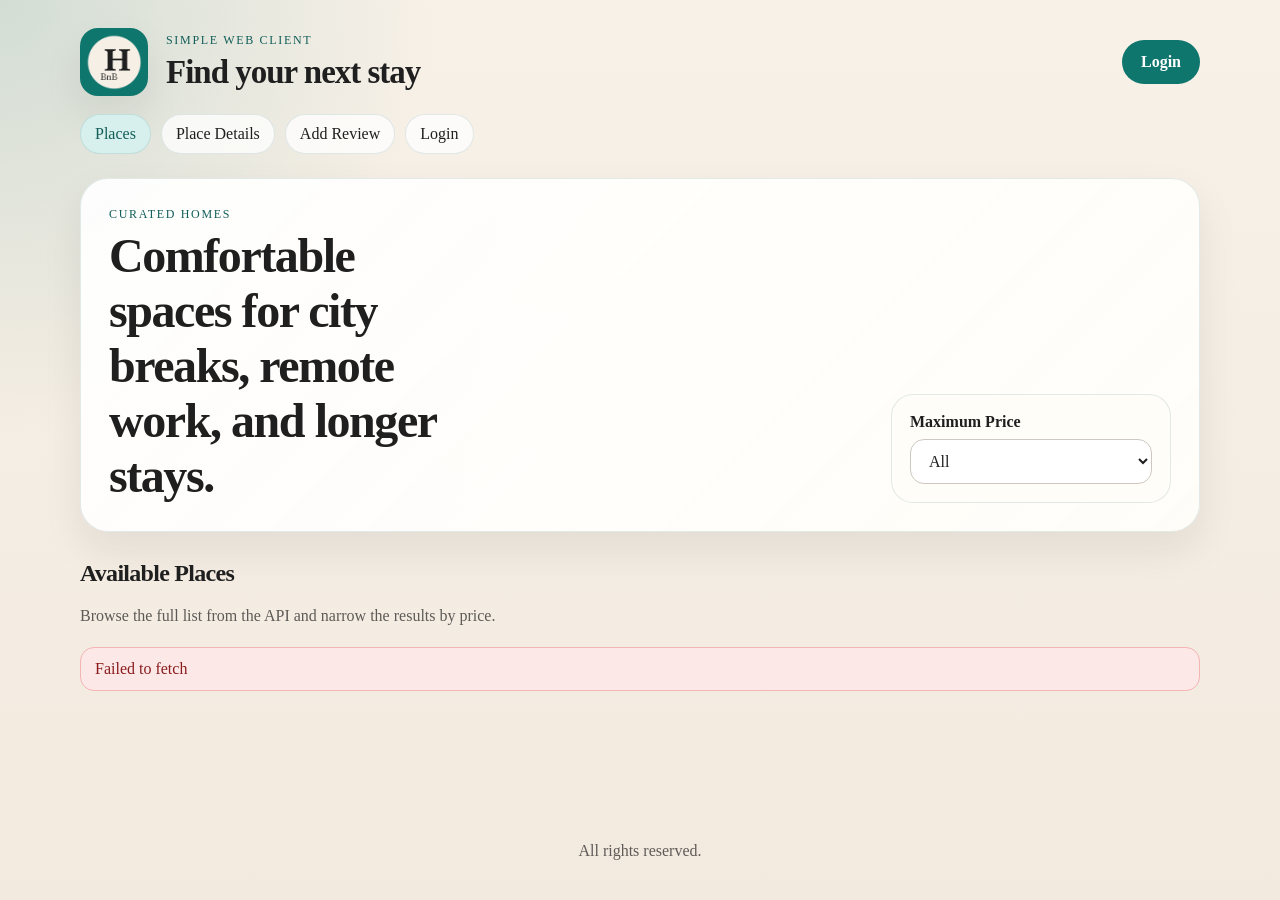
<file: part4/index.html>
<!DOCTYPE html>
<html lang="en">
<head>
    <meta charset="utf-8">
    <meta name="viewport" content="width=device-width, initial-scale=1">
    <title>HBnB | Places</title>
    <link rel="icon" type="image/png" href="images/icon.png">
    <link rel="stylesheet" href="styles.css">
</head>
<body>
    <div class="site-shell">
        <header class="site-header">
            <div class="brand">
                <a href="index.html" aria-label="HBnB home">
                    <img src="images/logo.png" alt="HBnB logo" class="logo">
                </a>
                <div>
                    <p class="eyebrow">Simple Web Client</p>
                    <h1>Find your next stay</h1>
                </div>
            </div>
            <div class="account-controls">
                <a href="login.html" class="login-button auth-link">Login</a>
                <div class="user-chip is-hidden" id="user-chip">
                    <div class="user-avatar" id="user-avatar" aria-hidden="true">?</div>
                    <div class="user-meta">
                        <p class="user-label">Signed in as</p>
                        <p class="user-email" id="user-email">Guest</p>
                    </div>
                    <button type="button" class="logout-button" id="logout-button">Logout</button>
                </div>
            </div>
        </header>

        <nav class="site-nav" aria-label="Primary">
            <a href="index.html" aria-current="page">Places</a>
            <a href="place.html" class="place-nav-link">Place Details</a>
            <a href="add_review.html" class="review-nav-link">Add Review</a>
            <a href="login.html" class="auth-link">Login</a>
        </nav>

        <main>
            <section class="hero">
                <div>
                    <p class="eyebrow">Curated homes</p>
                    <h2>Comfortable spaces for city breaks, remote work, and longer stays.</h2>
                </div>
                <form class="filter-bar" action="#" method="get">
                    <label for="price-filter">Maximum Price</label>
                    <select id="price-filter" name="price">
                        <option value="10">10</option>
                        <option value="50">50</option>
                        <option value="100">100</option>
                        <option value="all" selected>All</option>
                    </select>
                </form>
            </section>

            <section aria-labelledby="places-heading">
                <div class="section-heading">
                    <h2 id="places-heading">Available Places</h2>
                    <p>Browse the full list from the API and narrow the results by price.</p>
                </div>

                <p id="places-status" class="form-message status-message">Loading places...</p>
                <div id="places-list" class="places-grid"></div>
            </section>
        </main>

        <footer class="site-footer">
            <p>All rights reserved.</p>
        </footer>
    </div>
    <script src="scripts.js"></script>
</body>
</html>
</file>
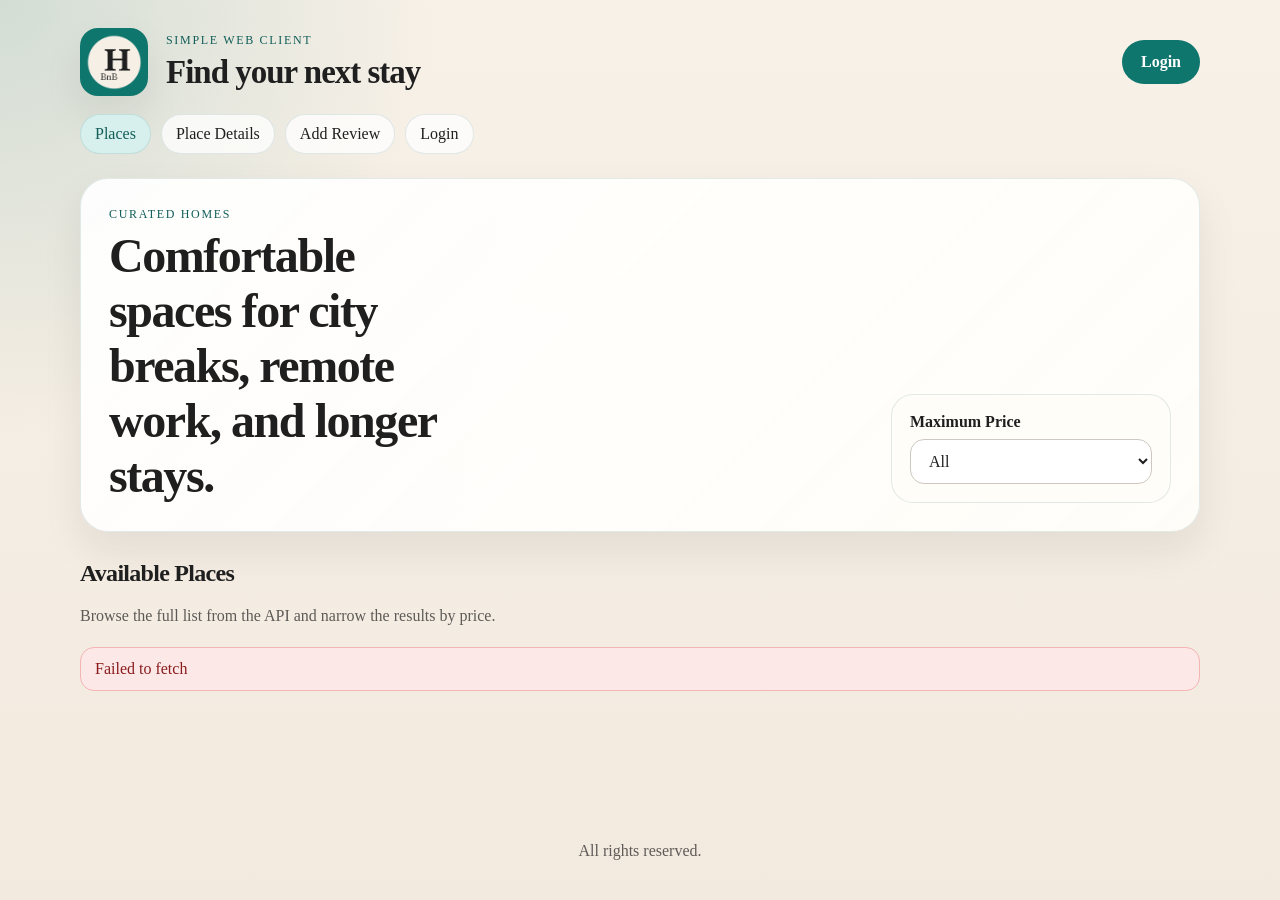
<file: part4/add_review.html>
<!DOCTYPE html>
<html lang="en">
<head>
    <meta charset="utf-8">
    <meta name="viewport" content="width=device-width, initial-scale=1">
    <title>HBnB | Add Review</title>
    <link rel="icon" type="image/png" href="images/icon.png">
    <link rel="stylesheet" href="styles.css">
</head>
<body>
    <div class="site-shell">
        <header class="site-header">
            <div class="brand">
                <a href="index.html" aria-label="HBnB home">
                    <img src="images/logo.png" alt="HBnB logo" class="logo">
                </a>
                <div>
                    <p class="eyebrow">Simple Web Client</p>
                    <h1>Share your experience</h1>
                </div>
            </div>
            <div class="account-controls">
                <a href="login.html" class="login-button auth-link">Login</a>
                <div class="user-chip is-hidden" id="user-chip">
                    <div class="user-avatar" id="user-avatar" aria-hidden="true">?</div>
                    <div class="user-meta">
                        <p class="user-label">Signed in as</p>
                        <p class="user-email" id="user-email">Guest</p>
                    </div>
                    <button type="button" class="logout-button" id="logout-button">Logout</button>
                </div>
            </div>
        </header>

        <nav class="site-nav" aria-label="Primary">
            <a href="index.html">Places</a>
            <a href="place.html" class="place-nav-link">Place Details</a>
            <a href="add_review.html" class="review-nav-link" aria-current="page">Add Review</a>
            <a href="login.html" class="auth-link">Login</a>
        </nav>

        <main class="centered-main">
            <section class="add-review" aria-labelledby="review-heading">
                <p class="eyebrow">Authenticated route</p>
                <h2 id="review-heading">Add a review</h2>
                <p id="review-subheading">Share feedback for the selected place.</p>

                <p id="review-message" class="form-message status-message" hidden></p>

                <form id="review-form" class="form" action="#" method="post" novalidate>
                    <div class="form-row">
                        <label for="rating">Rating</label>
                        <select id="rating" name="rating" required>
                            <option value="">Select a rating</option>
                            <option value="5">5 - Excellent</option>
                            <option value="4">4 - Very Good</option>
                            <option value="3">3 - Good</option>
                            <option value="2">2 - Fair</option>
                            <option value="1">1 - Poor</option>
                            <option value="0">0 - Not recommended</option>
                        </select>
                    </div>

                    <div class="form-row">
                        <label for="comment">Comment</label>
                        <textarea id="review-text" name="comment" rows="6" placeholder="Describe your stay..." required></textarea>
                    </div>

                    <button type="submit" class="primary-button">Submit Review</button>
                </form>
            </section>
        </main>

        <footer class="site-footer">
            <p>All rights reserved.</p>
        </footer>
    </div>
    <script src="scripts.js"></script>
</body>
</html>
</file>
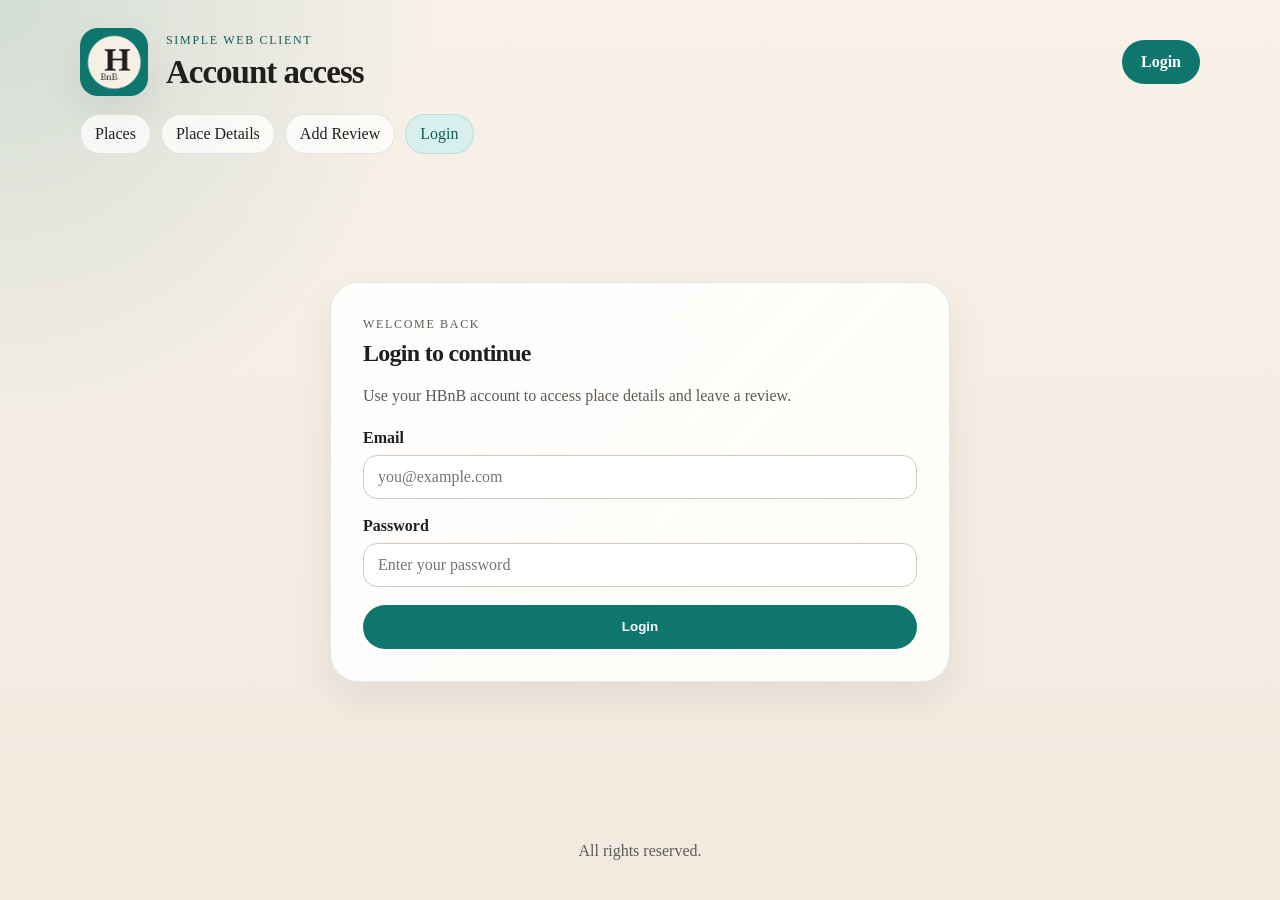
<file: part4/login.html>
<!DOCTYPE html>
<html lang="en">
<head>
    <meta charset="utf-8">
    <meta name="viewport" content="width=device-width, initial-scale=1">
    <title>HBnB | Login</title>
    <link rel="icon" type="image/png" href="images/icon.png">
    <link rel="stylesheet" href="styles.css">
</head>
<body>
    <div class="site-shell">
        <header class="site-header">
            <div class="brand">
                <a href="index.html" aria-label="HBnB home">
                    <img src="images/logo.png" alt="HBnB logo" class="logo">
                </a>
                <div>
                    <p class="eyebrow">Simple Web Client</p>
                    <h1>Account access</h1>
                </div>
            </div>
            <div class="account-controls">
                <a href="login.html" class="login-button auth-link" aria-current="page">Login</a>
                <div class="user-chip is-hidden" id="user-chip">
                    <div class="user-avatar" id="user-avatar" aria-hidden="true">?</div>
                    <div class="user-meta">
                        <p class="user-label">Signed in as</p>
                        <p class="user-email" id="user-email">Guest</p>
                    </div>
                    <button type="button" class="logout-button" id="logout-button">Logout</button>
                </div>
            </div>
        </header>

        <nav class="site-nav" aria-label="Primary">
            <a href="index.html">Places</a>
            <a href="place.html" class="place-nav-link">Place Details</a>
            <a href="add_review.html" class="review-nav-link">Add Review</a>
            <a href="login.html" aria-current="page">Login</a>
        </nav>

        <main class="centered-main">
            <section class="auth-panel" aria-labelledby="login-heading">
                <p class="eyebrow">Welcome back</p>
                <h2 id="login-heading">Login to continue</h2>
                <p>Use your HBnB account to access place details and leave a review.</p>

                <p id="login-error" class="form-message error-message" hidden></p>

                <form id="login-form" class="form" action="#" method="post" novalidate>
                    <div class="form-row">
                        <label for="email">Email</label>
                        <input id="email" name="email" type="email" placeholder="you@example.com" required>
                    </div>

                    <div class="form-row">
                        <label for="password">Password</label>
                        <input id="password" name="password" type="password" placeholder="Enter your password" required>
                    </div>

                    <button type="submit" class="primary-button">Login</button>
                </form>
            </section>
        </main>

        <footer class="site-footer">
            <p>All rights reserved.</p>
        </footer>
    </div>
    <script src="scripts.js"></script>
</body>
</html>
</file>
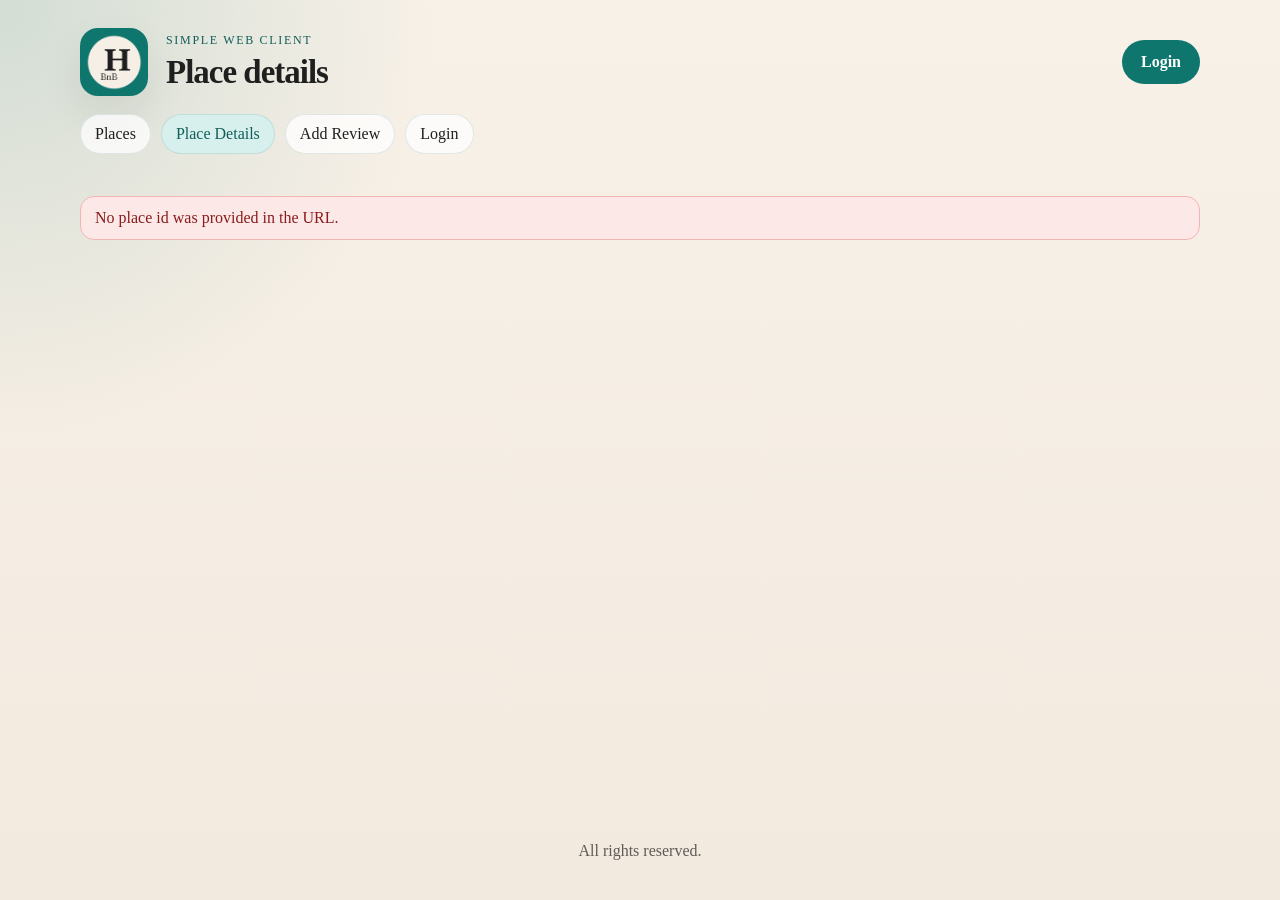
<file: part4/place.html>
<!DOCTYPE html>
<html lang="en">
<head>
    <meta charset="utf-8">
    <meta name="viewport" content="width=device-width, initial-scale=1">
    <title>HBnB | Place Details</title>
    <link rel="icon" type="image/png" href="images/icon.png">
    <link rel="stylesheet" href="styles.css">
</head>
<body>
    <div class="site-shell">
        <header class="site-header">
            <div class="brand">
                <a href="index.html" aria-label="HBnB home">
                    <img src="images/logo.png" alt="HBnB logo" class="logo">
                </a>
                <div>
                    <p class="eyebrow">Simple Web Client</p>
                    <h1>Place details</h1>
                </div>
            </div>
            <div class="account-controls">
                <a href="login.html" class="login-button auth-link">Login</a>
                <div class="user-chip is-hidden" id="user-chip">
                    <div class="user-avatar" id="user-avatar" aria-hidden="true">?</div>
                    <div class="user-meta">
                        <p class="user-label">Signed in as</p>
                        <p class="user-email" id="user-email">Guest</p>
                    </div>
                    <button type="button" class="logout-button" id="logout-button">Logout</button>
                </div>
            </div>
        </header>

        <nav class="site-nav" aria-label="Primary">
            <a href="index.html">Places</a>
            <a href="place.html" class="place-nav-link" aria-current="page">Place Details</a>
            <a href="add_review.html" class="review-nav-link">Add Review</a>
            <a href="login.html" class="auth-link">Login</a>
        </nav>

        <main>
            <p id="place-status" class="form-message status-message">Loading place details...</p>

            <section id="place-hero" class="place-hero" hidden>
                <div class="place-hero-copy" id="place-hero-copy"></div>
                <div id="place-hero-image" class="hero-image coastal-stay" aria-hidden="true"></div>
            </section>

            <section id="place-details" class="place-details" aria-labelledby="details-heading" hidden>
                <div class="section-heading">
                    <h2 id="details-heading">Stay overview</h2>
                    <p>Structured directly from the selected place returned by the API.</p>
                </div>

                <div id="place-details-content" class="details-grid"></div>
            </section>

            <section id="reviews-section" aria-labelledby="reviews-heading" hidden>
                <div class="section-heading split-heading">
                    <div>
                        <h2 id="reviews-heading">Guest reviews</h2>
                        <p>Each review is presented as a card with comment, author, and rating.</p>
                    </div>
                    <a id="add-review-link" href="add_review.html" class="primary-button" hidden>Add Review</a>
                </div>

                <div id="reviews-list" class="reviews-grid"></div>
            </section>
        </main>

        <footer class="site-footer">
            <p>All rights reserved.</p>
        </footer>
    </div>
    <script src="scripts.js"></script>
</body>
</html>
</file>
<file: part4/styles.css>
:root {
    --bg: #f5efe6;
    --panel: #fffdf8;
    --panel-strong: #ffffff;
    --ink: #1f1f1f;
    --muted: #5d5a57;
    --line: #ddd;
    --accent: #0f766e;
    --accent-dark: #115e59;
    --accent-soft: #d8f0ed;
    --shadow: 0 18px 40px rgba(31, 31, 31, 0.08);
}

* {
    box-sizing: border-box;
}

body {
    margin: 0;
    min-height: 100vh;
    color: var(--ink);
    font-family: Georgia, "Times New Roman", serif;
    background:
        radial-gradient(circle at top left, rgba(15, 118, 110, 0.16), transparent 28%),
        linear-gradient(180deg, #f8f1e8 0%, #f2eadf 100%);
}

img {
    display: block;
    max-width: 100%;
}

a {
    color: inherit;
    text-decoration: none;
}

.site-shell {
    min-height: 100vh;
    display: flex;
    flex-direction: column;
}

.site-header,
.site-nav,
main,
.site-footer {
    width: min(1120px, calc(100% - 32px));
    margin: 0 auto;
}

.site-header {
    display: flex;
    align-items: center;
    justify-content: space-between;
    gap: 24px;
    padding: 28px 0 18px;
}

.brand {
    display: flex;
    align-items: center;
    gap: 18px;
}

.logo {
    width: 68px;
    height: 68px;
    border-radius: 18px;
    object-fit: cover;
    box-shadow: var(--shadow);
}

.brand h1,
.hero h2,
.section-heading h2,
.place-hero-copy h2,
.auth-panel h2,
.add-review h2 {
    margin: 0;
    font-weight: 700;
    letter-spacing: -0.03em;
}

.brand h1 {
    font-size: clamp(1.5rem, 1.1rem + 1.2vw, 2.25rem);
}

.eyebrow {
    margin: 0 0 6px;
    color: var(--accent-dark);
    text-transform: uppercase;
    letter-spacing: 0.14em;
    font-size: 0.75rem;
}

.login-button,
.primary-button,
.details-button {
    display: inline-flex;
    align-items: center;
    justify-content: center;
    min-height: 44px;
    padding: 10px 18px;
    border-radius: 999px;
    border: 1px solid transparent;
    background: var(--accent);
    color: #fff;
    font-weight: 600;
    transition: background-color 0.2s ease, transform 0.2s ease;
}

.account-controls {
    display: flex;
    align-items: center;
    justify-content: flex-end;
    gap: 12px;
}

.user-chip {
    display: inline-flex;
    align-items: center;
    gap: 12px;
    padding: 8px 10px 8px 8px;
    border-radius: 999px;
    background: rgba(255, 255, 255, 0.88);
    border: 1px solid rgba(17, 94, 89, 0.16);
    box-shadow: var(--shadow);
}

.user-avatar {
    width: 42px;
    height: 42px;
    border-radius: 50%;
    display: grid;
    place-items: center;
    background: linear-gradient(135deg, var(--accent) 0%, var(--accent-dark) 100%);
    color: #fff;
    font-weight: 700;
    font-size: 0.95rem;
    letter-spacing: 0.04em;
}

.user-meta {
    min-width: 0;
}

.user-label,
.user-email {
    margin: 0;
}

.user-label {
    font-size: 0.68rem;
    letter-spacing: 0.12em;
    text-transform: uppercase;
    color: var(--accent-dark);
}

.user-email {
    max-width: 220px;
    overflow: hidden;
    text-overflow: ellipsis;
    white-space: nowrap;
    font-size: 0.95rem;
    color: var(--ink);
}

.logout-button {
    min-height: 38px;
    padding: 8px 14px;
    border: 1px solid rgba(17, 94, 89, 0.18);
    border-radius: 999px;
    background: var(--panel);
    color: var(--accent-dark);
    font: inherit;
    font-weight: 600;
    cursor: pointer;
    transition: background-color 0.2s ease, transform 0.2s ease;
}

.logout-button:hover,
.logout-button:focus-visible {
    background: var(--accent-soft);
    transform: translateY(-1px);
}

.login-button:hover,
.primary-button:hover,
.details-button:hover,
.login-button:focus-visible,
.primary-button:focus-visible,
.details-button:focus-visible {
    background: var(--accent-dark);
    transform: translateY(-1px);
}

.site-nav {
    display: flex;
    flex-wrap: wrap;
    gap: 10px;
    padding: 0 0 24px;
}

.site-nav a {
    padding: 10px 14px;
    border-radius: 999px;
    background: rgba(255, 255, 255, 0.75);
    border: 1px solid rgba(17, 94, 89, 0.12);
}

.site-nav a[aria-current="page"] {
    background: var(--accent-soft);
    color: var(--accent-dark);
}

main {
    flex: 1;
    padding-bottom: 28px;
}

.hero,
.place-hero,
.auth-panel,
.add-review {
    background: linear-gradient(135deg, rgba(255, 255, 255, 0.92), rgba(255, 253, 248, 0.98));
    border: 1px solid rgba(17, 94, 89, 0.12);
    border-radius: 28px;
    box-shadow: var(--shadow);
}

.hero {
    display: flex;
    align-items: end;
    justify-content: space-between;
    gap: 24px;
    padding: 28px;
    margin-bottom: 28px;
}

.hero h2,
.place-hero-copy h2 {
    font-size: clamp(2rem, 1.4rem + 2vw, 3.4rem);
    max-width: 14ch;
}

.filter-bar {
    min-width: min(100%, 280px);
    padding: 18px;
    border-radius: 22px;
    background: var(--panel);
    border: 1px solid rgba(17, 94, 89, 0.12);
}

.filter-bar label,
.form-row label {
    display: block;
    margin-bottom: 8px;
    font-weight: 700;
}

.filter-bar select,
.form-row input,
.form-row select,
.form-row textarea {
    width: 100%;
    padding: 12px 14px;
    border: 1px solid #cfc8c1;
    border-radius: 14px;
    font: inherit;
    background: #fff;
    color: var(--ink);
}

.section-heading {
    margin-bottom: 12px;
}

.section-heading p,
.auth-panel > p,
.add-review > p,
.place-hero-copy > p,
.card-content p,
.place-info p,
.review-card p {
    color: var(--muted);
    line-height: 1.6;
}

.split-heading {
    display: flex;
    align-items: end;
    justify-content: space-between;
    gap: 16px;
}

.places-grid,
.reviews-grid,
.details-grid {
    display: grid;
    gap: 20px;
}

.places-grid {
    grid-template-columns: repeat(auto-fit, minmax(240px, 1fr));
}

.details-grid {
    grid-template-columns: repeat(auto-fit, minmax(220px, 1fr));
}

.reviews-grid {
    grid-template-columns: repeat(auto-fit, minmax(280px, 1fr));
}

.place-card,
.review-card,
.place-info {
    margin: 20px;
    padding: 10px;
    border: 1px solid #ddd;
    border-radius: 10px;
    background: var(--panel-strong);
}

.place-card {
    overflow: hidden;
    box-shadow: var(--shadow);
}

.card-media,
.hero-image {
    min-height: 220px;
    border-radius: 18px;
    overflow: hidden;
    background: linear-gradient(160deg, #dfeceb 0%, #f7ede2 100%);
}

.card-media img,
.hero-image img {
    width: 100%;
    height: 100%;
    object-fit: cover;
    display: block;
}

.card-content {
    padding: 10px 0 0;
}

.card-content h3,
.review-card h3,
.place-info h3 {
    margin-top: 0;
    margin-bottom: 8px;
}

.place-price,
.rating {
    font-weight: 700;
    color: var(--accent-dark);
}

.place-meta,
.review-author {
    font-size: 0.95rem;
}

.place-hero {
    display: grid;
    grid-template-columns: 1.1fr 0.9fr;
    gap: 24px;
    padding: 28px;
    margin-bottom: 28px;
}

.place-details {
    margin-bottom: 28px;
}

.place-details[hidden],
#reviews-section[hidden],
#place-hero[hidden] {
    display: none;
}

.amenities-list {
    margin: 0;
    padding-left: 20px;
    color: var(--muted);
}

.amenities-list.is-plain {
    list-style: none;
    padding-left: 0;
}

.review-header {
    display: flex;
    align-items: start;
    justify-content: space-between;
    gap: 12px;
}

.centered-main {
    display: grid;
    place-items: center;
}

.auth-panel,
.add-review {
    width: min(100%, 620px);
    padding: 32px;
}

.form {
    display: grid;
    gap: 18px;
    margin-top: 20px;
}

.form-message {
    margin: 18px 0 0;
    padding: 12px 14px;
    border-radius: 14px;
    border: 1px solid transparent;
}

.error-message {
    color: #8a1c1c;
    background: #fde8e8;
    border-color: #f4b4b4;
}

.status-message {
    color: var(--accent-dark);
    background: #e7f6f4;
    border-color: #b8e0da;
}

.empty-message {
    color: var(--muted);
    background: #f7f2eb;
    border-color: #e4d7c8;
}

.is-hidden {
    display: none !important;
}

.form-row textarea {
    resize: vertical;
}

.site-footer {
    padding: 12px 0 24px;
    text-align: center;
    color: var(--muted);
}

@media (max-width: 760px) {
    .site-header,
    .hero,
    .split-heading,
    .place-hero {
        display: block;
    }

    .login-button,
    .primary-button,
    .details-button {
        width: 100%;
    }

    .site-header {
        padding-bottom: 12px;
    }

    .brand {
        margin-bottom: 18px;
    }

    .account-controls {
        justify-content: stretch;
    }

    .user-chip {
        width: 100%;
        justify-content: space-between;
    }

    .filter-bar,
    .hero-image {
        margin-top: 18px;
    }

    .auth-panel,
    .add-review {
        padding: 24px;
    }
}
</file>
